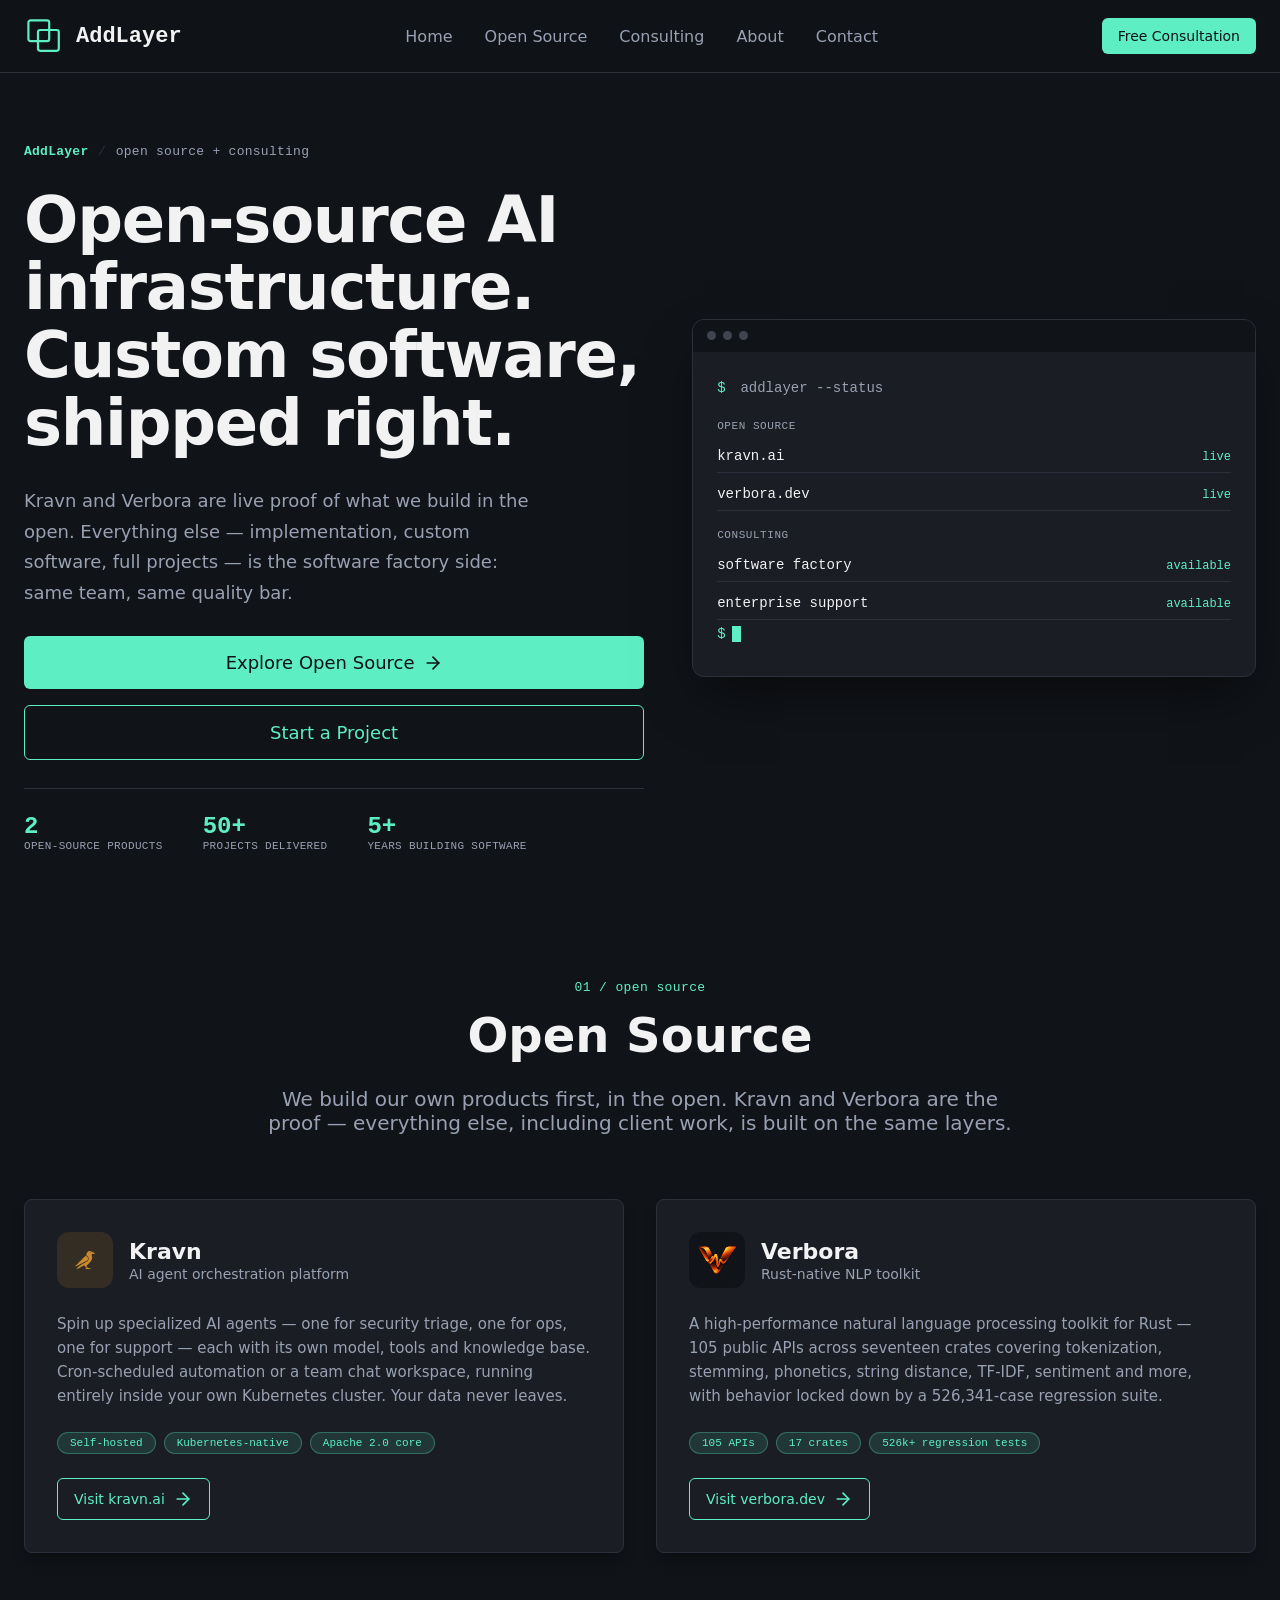
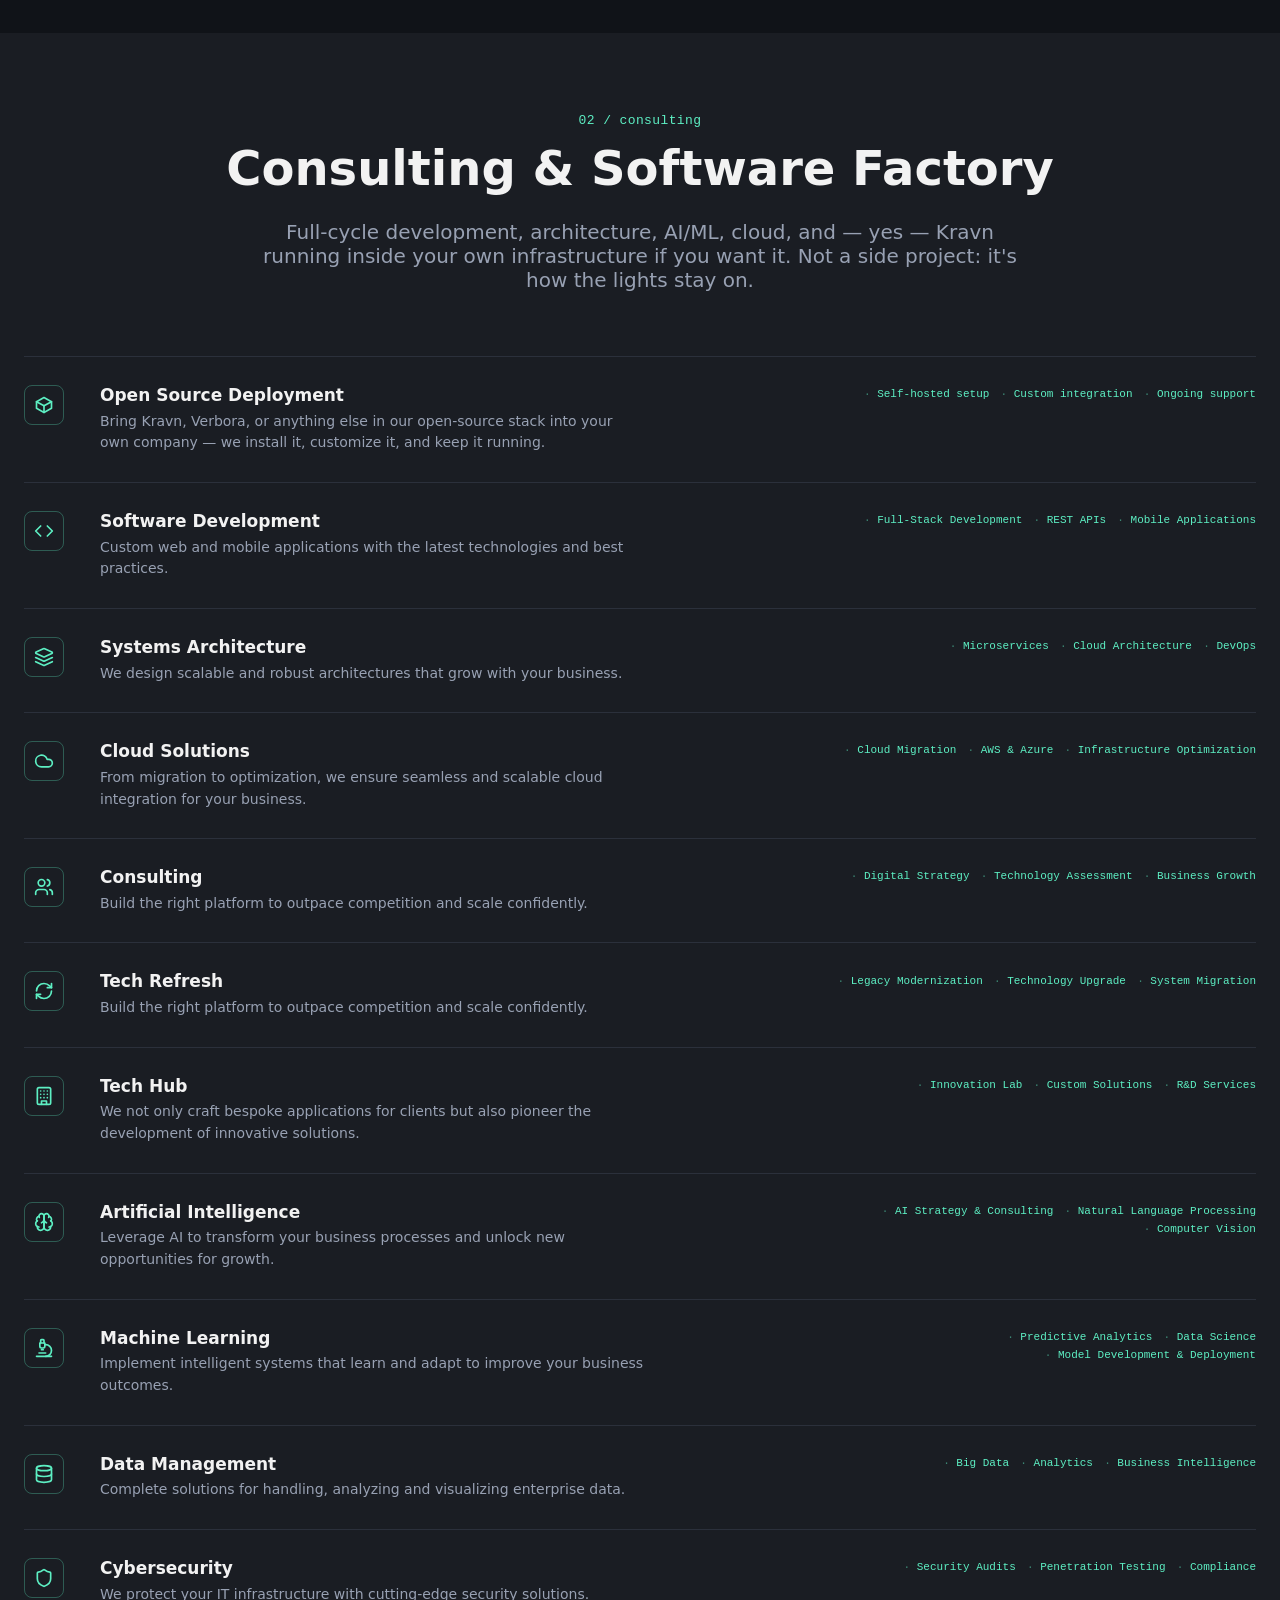
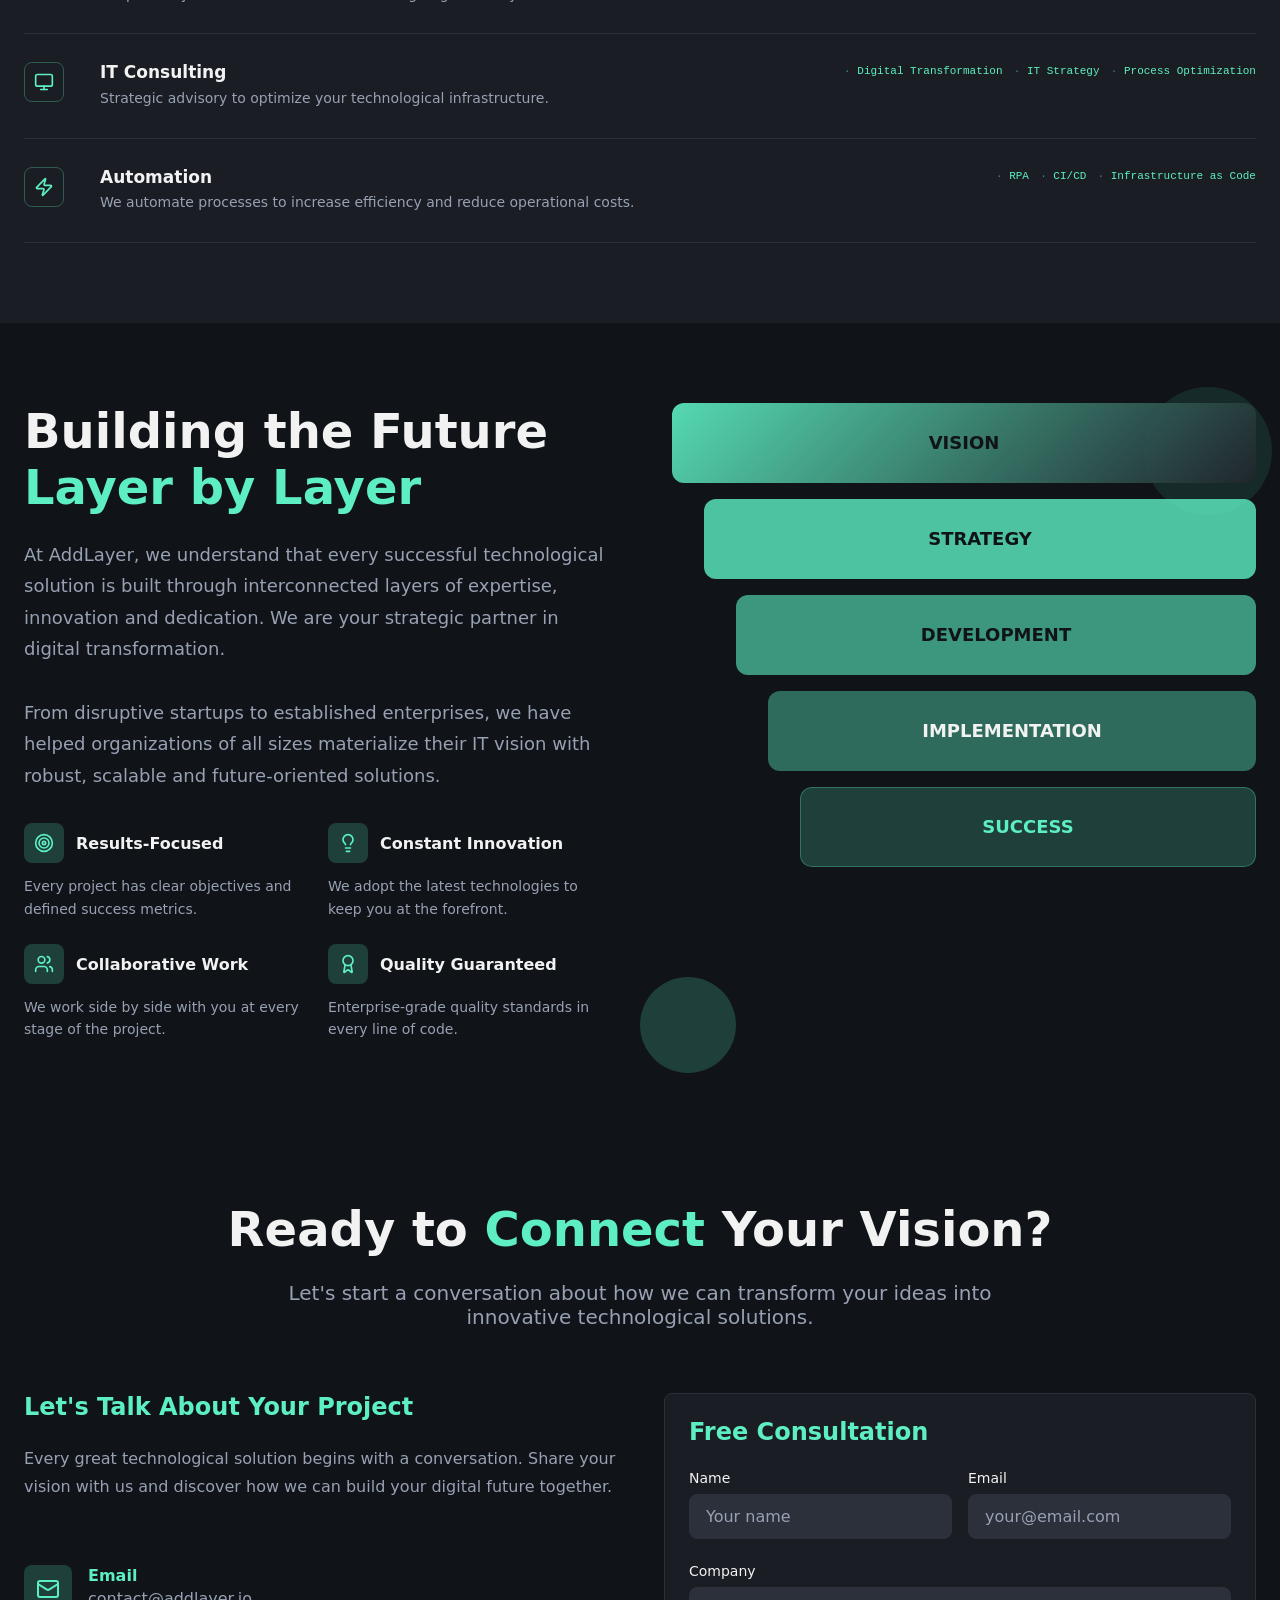
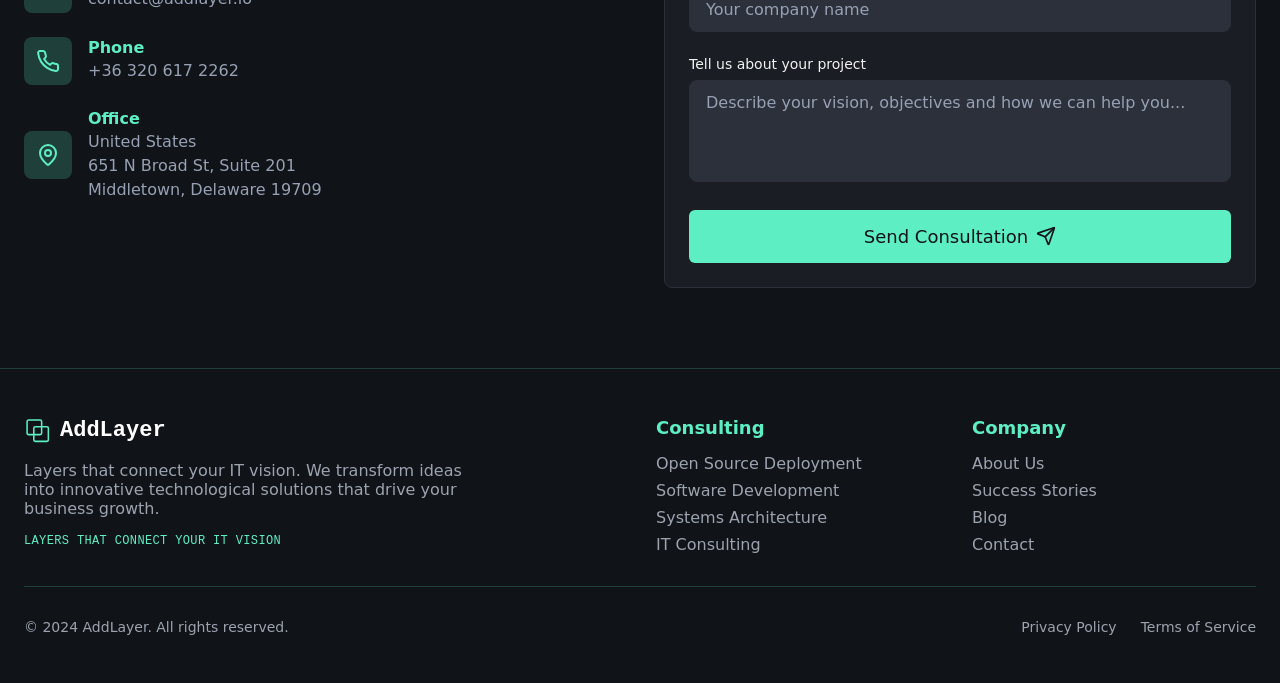
<file: index.html>
<!DOCTYPE html>
<html lang="en">
  <head>
    <meta charset="UTF-8" />
    <meta name="viewport" content="width=device-width, initial-scale=1.0" />
    <title>AddLayer - Layers that Connect Your IT Vision</title>
    <meta name="description" content="AddLayer - Innovative technological solutions. Development, architecture and IT consulting that connect your vision with the digital future." />
    <meta name="author" content="AddLayer" />
    <meta name="keywords" content="software development, systems architecture, IT consulting, technology, innovation" />

    <meta property="og:title" content="AddLayer - Layers that Connect Your IT Vision" />
    <meta property="og:description" content="Innovative technological solutions that transform your IT vision into reality" />
    <meta property="og:type" content="website" />
    <meta property="og:image" content="/assets/img/addlayer-wordmark.png" />

    <meta name="twitter:card" content="summary_large_image" />
    <meta name="twitter:site" content="@addlayer" />
    <meta name="twitter:image" content="/assets/img/addlayer-wordmark.png" />

    <link rel="icon" href="favicon.ico" sizes="any" />
    <link rel="icon" type="image/png" sizes="32x32" href="assets/img/favicon-32x32.png" />
    <link rel="icon" type="image/png" sizes="16x16" href="assets/img/favicon-16x16.png" />
    <link rel="apple-touch-icon" sizes="180x180" href="assets/img/apple-touch-icon.png" />
    <link rel="manifest" href="site.webmanifest" />
    <meta name="theme-color" content="#101318" />

    <link rel="preconnect" href="https://fonts.googleapis.com">
    <link rel="preconnect" href="https://fonts.gstatic.com" crossorigin>
    <link href="https://fonts.googleapis.com/css2?family=Inter:wght@300;400;500;600;700;800;900&display=swap" rel="stylesheet">

    <link rel="stylesheet" href="assets/css/style.css" />
  </head>

  <body>
    <!-- Header -->
    <header class="site-header" id="site-header">
      <div class="container header-inner">
        <div class="brand">
          <svg class="brand-logo" viewBox="0 0 40 40" fill="none" stroke="currentColor" stroke-width="2.2" role="img" aria-label="AddLayer">
            <rect x="4.4" y="4.4" width="20.8" height="20.8" rx="2.2"></rect>
            <rect x="14" y="14" width="20.8" height="20.8" rx="2.2"></rect>
          </svg>
          <span class="brand-name">AddLayer</span>
        </div>

        <nav class="nav-desktop">
          <a href="#home">Home</a>
          <a href="#products">Open Source</a>
          <a href="#services">Consulting</a>
          <a href="#about">About</a>
          <a href="#contact">Contact</a>
        </nav>

        <div class="header-cta">
          <button class="btn btn-primary" data-external="booking">Free Consultation</button>
        </div>

        <button class="menu-toggle" id="menu-toggle" aria-label="Toggle menu" aria-expanded="false">
          <svg class="icon icon-menu" viewBox="0 0 24 24" fill="none" stroke="currentColor" stroke-width="2" stroke-linecap="round" stroke-linejoin="round"><line x1="4" x2="20" y1="12" y2="12"/><line x1="4" x2="20" y1="6" y2="6"/><line x1="4" x2="20" y1="18" y2="18"/></svg>
          <svg class="icon icon-x" viewBox="0 0 24 24" fill="none" stroke="currentColor" stroke-width="2" stroke-linecap="round" stroke-linejoin="round" hidden><path d="M18 6 6 18"/><path d="m6 6 12 12"/></svg>
        </button>
      </div>

      <div class="nav-mobile" id="nav-mobile">
        <nav>
          <a href="#home">Home</a>
          <a href="#products">Open Source</a>
          <a href="#services">Consulting</a>
          <a href="#about">About</a>
          <a href="#contact">Contact</a>
          <button class="btn btn-primary btn-full" data-external="booking">Free Consultation</button>
        </nav>
      </div>
    </header>

    <main>
      <!-- Hero -->
      <section id="home" class="hero">
        <div class="container hero-grid">
          <div class="hero-content">
            <div class="hero-eyebrow">
              <span class="hero-wordmark">AddLayer</span>
              <span class="hero-eyebrow-sep">/</span>
              <span>open source + consulting</span>
            </div>

            <h1 class="hero-headline">
              Open-source AI infrastructure.<br>
              Custom software, shipped right.
            </h1>

            <p class="hero-lead">
              Kravn and Verbora are live proof of what we build in the open.
              Everything else — implementation, custom software, full projects —
              is the software factory side: same team, same quality bar.
            </p>

            <div class="hero-actions">
              <button class="btn btn-primary btn-lg group" data-scroll="products">
                Explore Open Source
                <svg class="icon icon-arrow" viewBox="0 0 24 24" fill="none" stroke="currentColor" stroke-width="2" stroke-linecap="round" stroke-linejoin="round"><path d="M5 12h14"/><path d="m12 5 7 7-7 7"/></svg>
              </button>
              <button class="btn btn-outline btn-lg" data-scroll="services">
                Start a Project
              </button>
            </div>

            <div class="hero-stats">
              <div class="stat">
                <div class="stat-value">2</div>
                <div class="stat-label">Open-source products</div>
              </div>
              <div class="stat">
                <div class="stat-value">50+</div>
                <div class="stat-label">Projects delivered</div>
              </div>
              <div class="stat">
                <div class="stat-value">5+</div>
                <div class="stat-label">Years building software</div>
              </div>
            </div>
          </div>

          <div class="hero-visual">
            <div class="terminal">
              <div class="frame-chrome"><span class="frame-dot"></span><span class="frame-dot"></span><span class="frame-dot"></span></div>
              <div class="terminal-body">
                <div class="term-line"><span class="term-prompt">$</span> addlayer --status</div>
                <div class="term-group-label">open source</div>
                <div class="term-row"><span class="term-name">kravn.ai</span><span class="term-badge term-badge-live">live</span></div>
                <div class="term-row"><span class="term-name">verbora.dev</span><span class="term-badge term-badge-live">live</span></div>
                <div class="term-group-label">consulting</div>
                <div class="term-row"><span class="term-name">software factory</span><span class="term-badge term-badge-live">available</span></div>
                <div class="term-row"><span class="term-name">enterprise support</span><span class="term-badge term-badge-live">available</span></div>
                <div class="term-line term-cursor"><span class="term-prompt">$</span> <span class="term-caret"></span></div>
              </div>
            </div>
          </div>
        </div>
      </section>

      <!-- Products -->
      <section id="products" class="products">
        <div class="container">
          <div class="section-heading">
            <div class="section-index">01 / open source</div>
            <h2>Open Source</h2>
            <p>We build our own products first, in the open. Kravn and Verbora
              are the proof — everything else, including client work, is built
              on the same layers.</p>
          </div>

          <div class="products-grid">
            <article class="product-card">
              <div class="product-head">
                <span class="product-icon product-icon-kravn">
                  <svg class="icon" viewBox="0 0 1254 1254" fill="currentColor">
                    <g transform="translate(0,1254) scale(0.1,-0.1)">
                      <path d="M8250 10283 c-293 -39 -577 -176 -794 -384 -159 -151 -282 -337 -382 -574 -135 -321 -354 -879 -347 -885 4 -4 31 -15 58 -25 94 -34 290 -137 400 -210 310 -207 526 -478 630 -789 51 -152 66 -236 72 -397 7 -172 -6 -298 -47 -458 -78 -311 -203 -518 -415 -690 -140 -114 -242 -177 -960 -598 -187 -110 -428 -252 -535 -315 -278 -164 -1327 -779 -1881 -1102 l-207 -121 -761 -749 c-418 -412 -760 -751 -758 -752 1 -1 220 42 487 96 l486 97 249 145 c138 80 430 250 650 378 220 129 623 364 895 522 399 233 828 468 854 468 2 0 7 -54 11 -120 8 -119 8 -121 39 -147 81 -68 1036 -927 1036 -932 0 -3 -64 -40 -142 -81 -194 -102 -583 -315 -693 -379 l-90 -53 60 6 c144 14 575 37 865 46 604 19 1693 11 1988 -16 l67 -6 -25 22 c-51 43 -308 160 -470 214 -177 58 -461 132 -735 190 -93 20 -180 40 -191 44 -12 4 -195 207 -407 452 l-385 445 547 550 c885 889 1077 1091 1303 1367 396 482 607 859 713 1273 45 174 59 296 58 500 0 246 -31 400 -152 775 -103 317 -119 418 -86 544 67 258 261 403 623 467 112 20 157 23 382 21 174 -1 304 -7 408 -19 83 -10 152 -17 152 -15 0 11 -36 85 -62 127 -119 189 -290 331 -552 456 -195 93 -407 157 -727 219 -44 8 -68 21 -115 61 -129 110 -287 201 -449 259 -164 58 -242 71 -445 75 -102 2 -201 1 -220 -2z m628 -513 c150 -22 279 -40 287 -40 21 0 19 -17 -2 -23 -10 -3 -102 -43 -206 -90 l-187 -86 -118 136 c-64 74 -119 139 -120 144 -2 6 13 7 35 4 21 -3 161 -24 311 -45z"/>
                      <path d="M4169 5768 c-1291 -1294 -2346 -2354 -2345 -2355 4 -5 166 27 291 57 266 65 544 167 925 342 748 343 3244 1656 3955 2081 246 147 410 285 504 426 303 449 231 1007 -182 1397 -182 172 -437 311 -696 379 -51 14 -96 25 -100 25 -3 0 -1062 -1059 -2352 -2352z"/>
                    </g>
                  </svg>
                </span>
                <div>
                  <h3>Kravn</h3>
                  <p class="product-tag">AI agent orchestration platform</p>
                </div>
              </div>

              <p class="product-description">
                Spin up specialized AI agents — one for security triage, one for ops,
                one for support — each with its own model, tools and knowledge base.
                Cron-scheduled automation or a team chat workspace, running entirely
                inside your own Kubernetes cluster. Your data never leaves.
              </p>

              <ul class="product-chips">
                <li>Self-hosted</li>
                <li>Kubernetes-native</li>
                <li>Apache 2.0 core</li>
              </ul>

              <a class="btn btn-outline product-link group" href="https://kravn.ai" target="_blank" rel="noopener noreferrer">
                Visit kravn.ai
                <svg class="icon icon-arrow" viewBox="0 0 24 24" fill="none" stroke="currentColor" stroke-width="2" stroke-linecap="round" stroke-linejoin="round"><path d="M5 12h14"/><path d="m12 5 7 7-7 7"/></svg>
              </a>
            </article>

            <article class="product-card">
              <div class="product-head">
                <span class="product-icon product-icon-img">
                  <img src="assets/img/verbora-logo.svg" alt="Verbora logo" />
                </span>
                <div>
                  <h3>Verbora</h3>
                  <p class="product-tag">Rust-native NLP toolkit</p>
                </div>
              </div>

              <p class="product-description">
                A high-performance natural language processing toolkit for Rust —
                105 public APIs across seventeen crates covering tokenization,
                stemming, phonetics, string distance, TF-IDF, sentiment and more,
                with behavior locked down by a 526,341-case regression suite.
              </p>

              <ul class="product-chips">
                <li>105 APIs</li>
                <li>17 crates</li>
                <li>526k+ regression tests</li>
              </ul>

              <a class="btn btn-outline product-link group" href="https://verbora.dev" target="_blank" rel="noopener noreferrer">
                Visit verbora.dev
                <svg class="icon icon-arrow" viewBox="0 0 24 24" fill="none" stroke="currentColor" stroke-width="2" stroke-linecap="round" stroke-linejoin="round"><path d="M5 12h14"/><path d="m12 5 7 7-7 7"/></svg>
              </a>
            </article>
          </div>
        </div>
      </section>

      <!-- Services -->
      <section id="services" class="services">
        <div class="container">
          <div class="section-heading">
            <div class="section-index">02 / consulting</div>
            <h2>Consulting &amp; Software Factory</h2>
            <p>Full-cycle development, architecture, AI/ML, cloud, and — yes —
              Kravn running inside your own infrastructure if you want it.
              Not a side project: it's how the lights stay on.</p>
          </div>

          <div class="services-list" id="services-grid"></div>
        </div>
      </section>

      <!-- About -->
      <section id="about" class="about">
        <div class="container about-grid">
          <div class="about-content">
            <div>
              <h2>Building the Future<span class="text-green"> Layer by Layer</span></h2>
              <p>At AddLayer, we understand that every successful technological solution is built
                through interconnected layers of expertise, innovation and dedication.
                We are your strategic partner in digital transformation.</p>
              <p>From disruptive startups to established enterprises, we have helped
                organizations of all sizes materialize their IT vision with
                robust, scalable and future-oriented solutions.</p>
            </div>

            <div class="values-grid" id="values-grid"></div>
          </div>

          <div class="about-visual">
            <div class="layer-stack">
              <div class="layer-bar layer-bar-1"><span>VISION</span></div>
              <div class="layer-bar layer-bar-2"><span>STRATEGY</span></div>
              <div class="layer-bar layer-bar-3"><span>DEVELOPMENT</span></div>
              <div class="layer-bar layer-bar-4"><span>IMPLEMENTATION</span></div>
              <div class="layer-bar layer-bar-5"><span>SUCCESS</span></div>
            </div>
            <div class="deco-circle deco-circle-1"></div>
            <div class="deco-circle deco-circle-2"></div>
          </div>
        </div>
      </section>

      <!-- Contact -->
      <section id="contact" class="contact">
        <div class="container">
          <div class="section-heading">
            <h2>Ready to <span class="text-green">Connect</span> Your Vision?</h2>
            <p>Let's start a conversation about how we can transform your ideas
              into innovative technological solutions.</p>
          </div>

          <div class="contact-grid">
            <div class="contact-info">
              <div>
                <h3>Let's Talk About Your Project</h3>
                <p>Every great technological solution begins with a conversation.
                  Share your vision with us and discover how we can
                  build your digital future together.</p>
              </div>

              <div class="contact-items">
                <div class="contact-item">
                  <div class="contact-icon">
                    <svg class="icon" viewBox="0 0 24 24" fill="none" stroke="currentColor" stroke-width="2" stroke-linecap="round" stroke-linejoin="round"><rect width="20" height="16" x="2" y="4" rx="2"/><path d="m22 7-8.97 5.7a1.94 1.94 0 0 1-2.06 0L2 7"/></svg>
                  </div>
                  <div>
                    <h4>Email</h4>
                    <p>contact@addlayer.io</p>
                  </div>
                </div>

                <div class="contact-item">
                  <div class="contact-icon">
                    <svg class="icon" viewBox="0 0 24 24" fill="none" stroke="currentColor" stroke-width="2" stroke-linecap="round" stroke-linejoin="round"><path d="M22 16.92v3a2 2 0 0 1-2.18 2 19.79 19.79 0 0 1-8.63-3.07 19.5 19.5 0 0 1-6-6 19.79 19.79 0 0 1-3.07-8.67A2 2 0 0 1 4.11 2h3a2 2 0 0 1 2 1.72 12.84 12.84 0 0 0 .7 2.81 2 2 0 0 1-.45 2.11L8.09 9.91a16 16 0 0 0 6 6l1.27-1.27a2 2 0 0 1 2.11-.45 12.84 12.84 0 0 0 2.81.7A2 2 0 0 1 22 16.92z"/></svg>
                  </div>
                  <div>
                    <h4>Phone</h4>
                    <p>+36 320 617 2262</p>
                  </div>
                </div>

                <div class="contact-item">
                  <div class="contact-icon">
                    <svg class="icon" viewBox="0 0 24 24" fill="none" stroke="currentColor" stroke-width="2" stroke-linecap="round" stroke-linejoin="round"><path d="M20 10c0 4.993-5.539 10.193-7.399 11.799a1 1 0 0 1-1.202 0C9.539 20.193 4 14.993 4 10a8 8 0 0 1 16 0"/><circle cx="12" cy="10" r="3"/></svg>
                  </div>
                  <div>
                    <h4>Office</h4>
                    <p>United States<br />651 N Broad St, Suite 201<br />Middletown, Delaware 19709</p>
                  </div>
                </div>
              </div>
            </div>

            <div class="contact-form-card">
              <h3>Free Consultation</h3>
              <form id="contact-form">
                <div class="form-row">
                  <div class="form-group">
                    <label for="name">Name</label>
                    <input type="text" id="name" name="name" placeholder="Your name" required />
                  </div>
                  <div class="form-group">
                    <label for="email">Email</label>
                    <input type="email" id="email" name="email" placeholder="your@email.com" required />
                  </div>
                </div>

                <div class="form-group">
                  <label for="company">Company</label>
                  <input type="text" id="company" name="company" placeholder="Your company name" />
                </div>

                <div class="form-group">
                  <label for="message">Tell us about your project</label>
                  <textarea id="message" name="message" rows="4" placeholder="Describe your vision, objectives and how we can help you..." required></textarea>
                </div>

                <button type="submit" class="btn btn-primary btn-full btn-lg group">
                  Send Consultation
                  <svg class="icon icon-arrow" viewBox="0 0 24 24" fill="none" stroke="currentColor" stroke-width="2" stroke-linecap="round" stroke-linejoin="round"><path d="M14.536 21.686a.5.5 0 0 0 .937-.024l6.5-19a.496.496 0 0 0-.635-.635l-19 6.5a.5.5 0 0 0-.024.937l7.93 3.18a2 2 0 0 1 1.112 1.11z"/><path d="m21.854 2.147-10.94 10.939"/></svg>
                </button>
              </form>
            </div>
          </div>
        </div>
      </section>
    </main>

    <!-- Footer -->
    <footer class="site-footer">
      <div class="container">
        <div class="footer-grid">
          <div class="footer-brand">
            <div class="footer-logo">
              <svg class="footer-logo-mark" viewBox="0 0 40 40" fill="none" stroke="currentColor" stroke-width="2.2" role="img" aria-label="AddLayer">
                <rect x="4.4" y="4.4" width="20.8" height="20.8" rx="2.2"></rect>
                <rect x="14" y="14" width="20.8" height="20.8" rx="2.2"></rect>
              </svg>
              <span>AddLayer</span>
            </div>
            <p>Layers that connect your IT vision. We transform ideas into
              innovative technological solutions that drive your business growth.</p>
            <div class="footer-tagline">LAYERS THAT CONNECT YOUR IT VISION</div>
          </div>

          <div>
            <h3>Consulting</h3>
            <ul>
              <li><a href="#services">Open Source Deployment</a></li>
              <li><a href="#services">Software Development</a></li>
              <li><a href="#services">Systems Architecture</a></li>
              <li><a href="#services">IT Consulting</a></li>
            </ul>
          </div>

          <div>
            <h3>Company</h3>
            <ul>
              <li><a href="#about">About Us</a></li>
              <li><a href="#services">Success Stories</a></li>
              <li><a href="#services">Blog</a></li>
              <li><a href="#contact">Contact</a></li>
            </ul>
          </div>
        </div>

        <div class="footer-bottom">
          <p>&copy; 2024 AddLayer. All rights reserved.</p>
          <div class="footer-legal">
            <a href="#">Privacy Policy</a>
            <a href="#">Terms of Service</a>
          </div>
        </div>
      </div>
    </footer>

    <script src="assets/js/main.js"></script>
  </body>
</html>
</file>
<file: assets/css/style.css>
/* ==========================================================================
   AddLayer — design tokens (matches the original Tailwind/shadcn theme)
   ========================================================================== */
:root {
  --background: 220 20% 8%;
  --foreground: 0 0% 95%;

  --card: 220 15% 12%;
  --card-foreground: 0 0% 95%;

  --primary: 162 82% 65%;
  --primary-foreground: 220 20% 8%;

  --secondary: 220 15% 20%;
  --secondary-foreground: 0 0% 95%;

  --muted: 220 15% 20%;
  --muted-foreground: 220 15% 65%;

  --border: 220 15% 20%;
  --input: 220 15% 20%;
  --ring: 162 82% 65%;

  --radius: 0.5rem;

  --addlayer-green: 162 82% 65%;
  --addlayer-dark: 220 15% 15%;
  --addlayer-darker: 220 20% 8%;

  --font-mono: ui-monospace, "SFMono-Regular", Menlo, Consolas, "Liberation Mono", monospace;
}

*, *::before, *::after { box-sizing: border-box; }

html {
  scroll-behavior: smooth;
}

body {
  margin: 0;
  background-color: hsl(var(--background));
  color: hsl(var(--foreground));
  font-family: ui-sans-serif, system-ui, -apple-system, BlinkMacSystemFont, "Segoe UI", Roboto,
    "Helvetica Neue", Arial, "Noto Sans", sans-serif, "Apple Color Emoji", "Segoe UI Emoji",
    "Segoe UI Symbol", "Noto Color Emoji";
  font-feature-settings: "rlig" 1, "calt" 1;
  -webkit-font-smoothing: antialiased;
}

img { max-width: 100%; display: block; }

a { color: inherit; text-decoration: none; }

ul { list-style: none; margin: 0; padding: 0; }

h1, h2, h3, h4, p { margin: 0; }

.container {
  width: 100%;
  max-width: 1400px;
  margin: 0 auto;
  padding: 0 1.5rem;
}

.text-green { color: hsl(var(--addlayer-green)); }
.strong { font-weight: 700; }

/* ==========================================================================
   Buttons
   ========================================================================== */
.btn {
  display: inline-flex;
  align-items: center;
  justify-content: center;
  gap: 0.5rem;
  border: none;
  border-radius: calc(var(--radius) - 2px);
  font-family: inherit;
  font-weight: 500;
  font-size: 0.875rem;
  padding: 0.625rem 1rem;
  cursor: pointer;
  transition: background-color 0.2s ease, color 0.2s ease, border-color 0.2s ease;
  white-space: nowrap;
}

.btn .icon { width: 1.25rem; height: 1.25rem; }

.btn-primary {
  background-color: hsl(var(--addlayer-green));
  color: hsl(var(--addlayer-darker));
}
.btn-primary:hover { background-color: hsl(var(--addlayer-green) / 0.9); }

.btn-outline {
  background-color: transparent;
  border: 1px solid hsl(var(--addlayer-green));
  color: hsl(var(--addlayer-green));
}
.btn-outline:hover {
  background-color: hsl(var(--addlayer-green));
  color: hsl(var(--addlayer-darker));
}

.btn-lg {
  padding: 1rem 2rem;
  font-size: 1.125rem;
}

.btn-full { width: 100%; }

.btn.group .icon-arrow { transition: transform 0.2s ease; }
.btn.group:hover .icon-arrow { transform: translateX(4px); }

/* ==========================================================================
   Header
   ========================================================================== */
.site-header {
  position: fixed;
  top: 0; left: 0; right: 0;
  z-index: 50;
  background-color: hsl(var(--background) / 0.95);
  backdrop-filter: blur(6px);
  border-bottom: 1px solid hsl(var(--border));
}

.header-inner {
  display: flex;
  align-items: center;
  justify-content: space-between;
  padding-top: 1rem;
  padding-bottom: 1rem;
}

.brand { display: flex; align-items: center; gap: 0.75rem; }
.brand-logo { width: 2.5rem; height: 2.5rem; color: hsl(var(--addlayer-green)); flex-shrink: 0; }
.brand-name { font-family: var(--font-mono); font-size: 1.375rem; font-weight: 600; color: hsl(var(--foreground)); }

.nav-desktop { display: none; align-items: center; gap: 2rem; }
.nav-desktop a { color: hsl(var(--muted-foreground)); transition: color 0.2s ease; }
.nav-desktop a:hover { color: hsl(var(--addlayer-green)); }

.header-cta { display: none; }

.menu-toggle {
  display: inline-flex;
  background: none;
  border: none;
  color: hsl(var(--foreground));
  cursor: pointer;
  padding: 0;
}
.menu-toggle .icon { width: 1.5rem; height: 1.5rem; }
.menu-toggle svg[hidden] { display: none; }

.nav-mobile { display: none; padding: 0 1.5rem 1rem; }
.nav-mobile nav { display: flex; flex-direction: column; gap: 1rem; }
.nav-mobile a { color: hsl(var(--muted-foreground)); transition: color 0.2s ease; }
.nav-mobile a:hover { color: hsl(var(--addlayer-green)); }
.nav-mobile.open { display: block; }

@media (min-width: 768px) {
  .nav-desktop { display: flex; }
  .header-cta { display: block; }
  .menu-toggle { display: none; }
  .nav-mobile { display: none !important; }
}

/* ==========================================================================
   Hero
   ========================================================================== */
.hero {
  min-height: 100vh;
  display: flex;
  align-items: center;
  padding-top: 6rem;
  background: hsl(var(--background));
}

.hero-grid {
  display: grid;
  gap: 3rem;
  align-items: center;
}

.hero-content { display: flex; flex-direction: column; gap: 1.75rem; animation: fade-in 0.6s ease-out; }

.hero-eyebrow {
  display: flex;
  align-items: center;
  gap: 0.6rem;
  font-family: var(--font-mono);
  font-size: 0.8125rem;
  letter-spacing: 0.02em;
  color: hsl(var(--muted-foreground));
}
.hero-wordmark { color: hsl(var(--addlayer-green)); font-weight: 600; }
.hero-eyebrow-sep { color: hsl(var(--border)); }

.hero-headline {
  font-size: 2.75rem;
  font-weight: 700;
  line-height: 1.06;
  letter-spacing: -0.02em;
  color: hsl(var(--foreground));
}

.hero-lead {
  font-size: 1.125rem;
  line-height: 1.7;
  color: hsl(var(--muted-foreground));
  max-width: 32rem;
}

.hero-actions { display: flex; flex-direction: column; gap: 1rem; }

.hero-stats { display: flex; gap: 2.5rem; padding-top: 1.5rem; border-top: 1px solid hsl(var(--border)); }
.stat { text-align: left; }
.stat-value { font-family: var(--font-mono); font-size: 1.5rem; font-weight: 700; color: hsl(var(--addlayer-green)); }
.stat-label { font-family: var(--font-mono); font-size: 0.6875rem; letter-spacing: 0.03em; text-transform: uppercase; color: hsl(var(--muted-foreground)); }

.hero-visual { position: relative; animation: slide-in 0.5s ease-out; }

.terminal {
  border-radius: 0.75rem;
  overflow: hidden;
  border: 1px solid hsl(var(--border));
  background-color: hsl(var(--card));
  box-shadow: 0 25px 50px -12px rgba(0,0,0,0.5);
}
.frame-chrome { display: flex; gap: 0.4rem; padding: 0.7rem 0.85rem; background: hsl(var(--addlayer-darker)); }
.frame-dot { width: 0.6rem; height: 0.6rem; border-radius: 50%; background: hsl(var(--muted-foreground)); opacity: 0.35; }

.terminal-body { padding: 1.75rem 1.5rem; font-family: var(--font-mono); font-size: 0.875rem; display: flex; flex-direction: column; gap: 0.35rem; }
.term-line { color: hsl(var(--muted-foreground)); margin-bottom: 0.4rem; }
.term-prompt { color: hsl(var(--addlayer-green)); margin-right: 0.4rem; }
.term-group-label {
  font-size: 0.6875rem;
  letter-spacing: 0.05em;
  text-transform: uppercase;
  color: hsl(var(--muted-foreground));
  margin: 0.75rem 0 0.15rem;
}
.term-row {
  display: flex;
  align-items: baseline;
  justify-content: space-between;
  gap: 1rem;
  padding: 0.5rem 0;
  border-bottom: 1px solid hsl(var(--border));
}
.term-name { color: hsl(var(--foreground)); }
.term-badge { font-size: 0.75rem; white-space: nowrap; }
.term-badge-live { color: hsl(var(--addlayer-green)); }
.term-cursor { display: flex; align-items: center; }
.term-caret {
  display: inline-block;
  width: 0.55rem; height: 1rem;
  background: hsl(var(--addlayer-green));
  animation: caret-blink 1.1s step-end infinite;
}

@keyframes fade-in { from { opacity: 0; transform: translateY(20px); } to { opacity: 1; transform: translateY(0); } }
@keyframes slide-in { from { opacity: 0; transform: translateX(-20px); } to { opacity: 1; transform: translateX(0); } }
@keyframes caret-blink { 0%, 45% { opacity: 1; } 50%, 100% { opacity: 0; } }
@media (prefers-reduced-motion: reduce) {
  .term-caret { animation: none; }
}

@media (min-width: 1024px) {
  .hero-grid { grid-template-columns: 1.1fr 1fr; gap: 3rem; }
  .hero-headline { font-size: 4rem; }
}

/* ==========================================================================
   Section heading (shared)
   ========================================================================== */
.section-heading { text-align: center; margin-bottom: 4rem; }
.section-index {
  font-family: var(--font-mono);
  font-size: 0.8125rem;
  letter-spacing: 0.03em;
  color: hsl(var(--addlayer-green));
  margin-bottom: 0.75rem;
}
.section-heading h2 { font-size: 2.25rem; font-weight: 700; color: hsl(var(--foreground)); margin-bottom: 1.5rem; }
.section-heading p { font-size: 1.25rem; color: hsl(var(--muted-foreground)); max-width: 48rem; margin: 0 auto; }

@media (min-width: 1024px) {
  .section-heading h2 { font-size: 3rem; }
}

/* ==========================================================================
   Services
   ========================================================================== */
.services { padding: 5rem 0; background-color: hsl(var(--card)); }

.services-list { display: flex; flex-direction: column; border-top: 1px solid hsl(var(--border)); }

.service-row {
  display: grid;
  grid-template-columns: 3.25rem 1fr;
  gap: 0.5rem 1.5rem;
  padding: 1.75rem 0;
  border-bottom: 1px solid hsl(var(--border));
  transition: background-color 0.2s ease;
}
.service-row:hover { background-color: hsl(var(--addlayer-green) / 0.04); }

.service-row-icon {
  width: 2.5rem; height: 2.5rem;
  border-radius: 0.5rem;
  display: flex; align-items: center; justify-content: center;
  color: hsl(var(--addlayer-green));
  border: 1px solid hsl(var(--addlayer-green) / 0.3);
}
.service-row-icon .icon { width: 1.25rem; height: 1.25rem; }

.service-row-body {
  display: grid;
  grid-template-columns: 1fr;
  gap: 0.5rem 2rem;
}
.service-row-main h3 {
  font-size: 1.0625rem;
  font-weight: 600;
  color: hsl(var(--foreground));
  margin-bottom: 0.35rem;
}
.service-row-main p {
  font-size: 0.875rem;
  color: hsl(var(--muted-foreground));
  line-height: 1.55;
  max-width: 34rem;
}

.service-row-tags { display: flex; flex-wrap: wrap; gap: 0.4rem 0.7rem; align-content: start; }
.service-row-tags li {
  font-family: var(--font-mono);
  font-size: 0.6875rem;
  color: hsl(var(--addlayer-green));
  white-space: nowrap;
}
.service-row-tags li::before { content: "· "; color: hsl(var(--addlayer-green) / 0.5); }

@media (min-width: 700px) {
  .service-row { grid-template-columns: 3.25rem 1fr; }
  .service-row-body { grid-template-columns: 1.4fr 1fr; align-items: start; }
  .service-row-tags { justify-content: flex-end; text-align: right; padding-top: 0.2rem; }
}

/* ==========================================================================
   Products
   ========================================================================== */
.products { padding: 5rem 0; background-color: hsl(var(--background)); }

.products-grid { display: grid; gap: 2rem; grid-template-columns: 1fr; }

@media (min-width: 900px) { .products-grid { grid-template-columns: repeat(2, 1fr); } }

.product-card {
  background-color: hsl(var(--card));
  border: 1px solid hsl(var(--border));
  border-radius: var(--radius);
  box-shadow: 0 10px 15px -3px rgba(0,0,0,0.3);
  padding: 2rem;
  display: flex;
  flex-direction: column;
  gap: 1.5rem;
  transition: transform 0.3s ease, box-shadow 0.3s ease, border-color 0.3s ease;
}
.product-card:hover {
  transform: translateY(-0.25rem);
  box-shadow: 0 20px 25px -5px rgba(0,0,0,0.4);
  border-color: hsl(var(--addlayer-green) / 0.5);
}

.product-head { display: flex; align-items: center; gap: 1rem; }

.product-icon {
  width: 3.5rem; height: 3.5rem;
  flex-shrink: 0;
  border-radius: 0.75rem;
  background-color: hsl(var(--addlayer-green) / 0.15);
  display: flex; align-items: center; justify-content: center;
  color: hsl(var(--addlayer-green));
}
.product-icon .icon { width: 1.75rem; height: 1.75rem; }
.product-icon-kravn { background-color: rgba(201, 137, 44, 0.15); color: #c9892c; }
.product-icon-img { background-color: hsl(var(--background)); padding: 0.5rem; }
.product-icon-img img { width: 100%; height: 100%; object-fit: contain; }

.product-head h3 { font-size: 1.375rem; font-weight: 700; color: hsl(var(--foreground)); }
.product-tag { font-size: 0.875rem; color: hsl(var(--muted-foreground)); margin-top: 0.125rem; }

.product-description { font-size: 0.9375rem; color: hsl(var(--muted-foreground)); line-height: 1.6; }

.product-chips { display: flex; flex-wrap: wrap; gap: 0.5rem; }
.product-chips li {
  font-family: var(--font-mono);
  font-size: 0.6875rem;
  font-weight: 500;
  color: hsl(var(--addlayer-green));
  background-color: hsl(var(--addlayer-green) / 0.12);
  border: 1px solid hsl(var(--addlayer-green) / 0.3);
  border-radius: 9999px;
  padding: 0.25rem 0.75rem;
}

.product-link { align-self: flex-start; margin-top: auto; }

/* ==========================================================================
   About
   ========================================================================== */
.about { padding: 5rem 0; background-color: hsl(var(--background)); }

.about-grid { display: grid; gap: 4rem; }

.about-content { display: flex; flex-direction: column; gap: 2rem; }
.about-content h2 { font-size: 2.25rem; font-weight: 700; color: hsl(var(--foreground)); margin-bottom: 1.5rem; }
.about-content p { font-size: 1.125rem; color: hsl(var(--muted-foreground)); line-height: 1.75; margin-bottom: 2rem; }
.about-content p:last-child { margin-bottom: 0; }

.values-grid { display: grid; grid-template-columns: 1fr; gap: 1.5rem; }

@media (min-width: 640px) { .values-grid { grid-template-columns: repeat(2, 1fr); } }

.value-item { display: flex; flex-direction: column; gap: 0.75rem; }
.value-head { display: flex; align-items: center; gap: 0.75rem; }
.value-icon {
  width: 2.5rem; height: 2.5rem;
  background-color: hsl(var(--addlayer-green) / 0.2);
  border-radius: 0.5rem;
  display: flex; align-items: center; justify-content: center;
  color: hsl(var(--addlayer-green));
  flex-shrink: 0;
}
.value-icon .icon { width: 1.25rem; height: 1.25rem; }
.value-item h4 { font-weight: 600; color: hsl(var(--foreground)); }
.value-item p { font-size: 0.875rem; color: hsl(var(--muted-foreground)); line-height: 1.6; margin: 0; }

.about-visual { position: relative; }
.layer-stack { display: flex; flex-direction: column; gap: 1rem; position: relative; z-index: 10; }
.layer-bar {
  height: 5rem;
  border-radius: 0.75rem;
  display: flex; align-items: center; justify-content: center;
  font-weight: 700;
  font-size: 1.125rem;
  transition: margin-left 0.3s ease;
}
.layer-bar-1 { background: linear-gradient(135deg, hsl(var(--addlayer-green)) 0%, hsl(var(--addlayer-dark)) 100%); opacity: 0.9; color: hsl(var(--addlayer-darker)); }
.layer-bar-2 { background-color: hsl(var(--addlayer-green) / 0.8); color: hsl(var(--addlayer-darker)); margin-left: 2rem; }
.layer-bar-3 { background-color: hsl(var(--addlayer-green) / 0.6); color: hsl(var(--background)); margin-left: 4rem; }
.layer-bar-4 { background-color: hsl(var(--addlayer-green) / 0.4); color: hsl(var(--foreground)); margin-left: 6rem; }
.layer-bar-5 { background-color: hsl(var(--addlayer-green) / 0.2); color: hsl(var(--addlayer-green)); border: 1px solid hsl(var(--addlayer-green) / 0.3); margin-left: 8rem; }

.deco-circle { position: absolute; border-radius: 9999px; z-index: 0; }
.deco-circle-1 { top: -1rem; right: -1rem; width: 8rem; height: 8rem; background-color: hsl(var(--addlayer-green) / 0.1); }
.deco-circle-2 { bottom: -2rem; left: -2rem; width: 6rem; height: 6rem; background-color: hsl(var(--addlayer-green) / 0.2); }

@media (min-width: 1024px) {
  .about-grid { grid-template-columns: 1fr 1fr; }
  .about-content h2 { font-size: 3rem; }
}

/* ==========================================================================
   Contact
   ========================================================================== */
.contact { padding: 5rem 0; background-color: hsl(var(--addlayer-darker)); color: hsl(var(--foreground)); }

.contact-grid { display: grid; gap: 3rem; }

.contact-info { display: flex; flex-direction: column; gap: 2rem; }
.contact-info h3 { font-size: 1.5rem; font-weight: 700; color: hsl(var(--addlayer-green)); margin-bottom: 1.5rem; }
.contact-info > div > p { color: hsl(var(--muted-foreground)); line-height: 1.75; margin-bottom: 2rem; }

.contact-items { display: flex; flex-direction: column; gap: 1.5rem; }
.contact-item { display: flex; align-items: center; gap: 1rem; }
.contact-icon {
  width: 3rem; height: 3rem;
  background-color: hsl(var(--addlayer-green) / 0.2);
  border-radius: 0.5rem;
  display: flex; align-items: center; justify-content: center;
  color: hsl(var(--addlayer-green));
  flex-shrink: 0;
}
.contact-icon .icon { width: 1.5rem; height: 1.5rem; }
.contact-item h4 { font-weight: 600; color: hsl(var(--addlayer-green)); margin-bottom: 0.125rem; }
.contact-item p { color: hsl(var(--muted-foreground)); margin: 0; line-height: 1.5; }

.contact-form-card {
  background-color: hsl(var(--card));
  border: 1px solid hsl(var(--border));
  border-radius: var(--radius);
  padding: 1.5rem;
}
.contact-form-card h3 { font-size: 1.5rem; font-weight: 700; color: hsl(var(--addlayer-green)); margin-bottom: 1.5rem; }

#contact-form { display: flex; flex-direction: column; gap: 1.5rem; }
.form-row { display: grid; grid-template-columns: 1fr; gap: 1rem; }
@media (min-width: 640px) { .form-row { grid-template-columns: 1fr 1fr; } }

.form-group label {
  display: block;
  font-size: 0.875rem;
  font-weight: 500;
  color: hsl(var(--foreground));
  margin-bottom: 0.5rem;
}
.form-group input, .form-group textarea {
  width: 100%;
  padding: 0.75rem 1rem;
  background-color: hsl(var(--input));
  border: 1px solid hsl(var(--border));
  border-radius: 0.5rem;
  color: hsl(var(--foreground));
  font-family: inherit;
  font-size: 1rem;
  resize: none;
}
.form-group input::placeholder, .form-group textarea::placeholder { color: hsl(var(--muted-foreground)); }
.form-group input:focus, .form-group textarea:focus { outline: none; border-color: hsl(var(--addlayer-green)); }

@media (min-width: 1024px) {
  .contact-grid { grid-template-columns: 1fr 1fr; }
}

/* ==========================================================================
   Footer
   ========================================================================== */
.site-footer {
  background-color: hsl(var(--addlayer-darker));
  color: #fff;
  padding: 3rem 0;
  border-top: 1px solid hsl(var(--addlayer-green) / 0.2);
}

.footer-grid { display: grid; gap: 2rem; grid-template-columns: 1fr; }

.footer-brand p { color: #9ca3af; max-width: 28rem; margin-bottom: 1rem; }
.footer-logo { display: flex; align-items: center; gap: 0.5rem; margin-bottom: 1rem; }
.footer-logo-mark {
  width: 1.75rem; height: 1.75rem;
  color: hsl(var(--addlayer-green));
  flex-shrink: 0;
}
.footer-logo span { font-family: var(--font-mono); font-size: 1.375rem; font-weight: 600; }
.footer-tagline { font-family: var(--font-mono); font-size: 0.75rem; letter-spacing: 0.03em; color: hsl(var(--addlayer-green)); }

.site-footer h3 { font-size: 1.125rem; font-weight: 600; margin-bottom: 1rem; color: hsl(var(--addlayer-green)); }
.site-footer ul { display: flex; flex-direction: column; gap: 0.5rem; }
.site-footer ul a { color: #9ca3af; transition: color 0.2s ease; }
.site-footer ul a:hover { color: hsl(var(--addlayer-green)); }

.footer-bottom {
  border-top: 1px solid hsl(var(--addlayer-green) / 0.2);
  padding-top: 2rem;
  margin-top: 2rem;
  display: flex;
  flex-direction: column;
  align-items: center;
  gap: 1rem;
}
.footer-bottom p { color: #9ca3af; font-size: 0.875rem; margin: 0; }
.footer-legal { display: flex; gap: 1.5rem; }
.footer-legal a { color: #9ca3af; font-size: 0.875rem; transition: color 0.2s ease; }
.footer-legal a:hover { color: hsl(var(--addlayer-green)); }

@media (min-width: 768px) {
  .footer-grid { grid-template-columns: repeat(4, 1fr); }
  .footer-brand { grid-column: span 2; }
  .footer-bottom { flex-direction: row; justify-content: space-between; }
}
</file>
